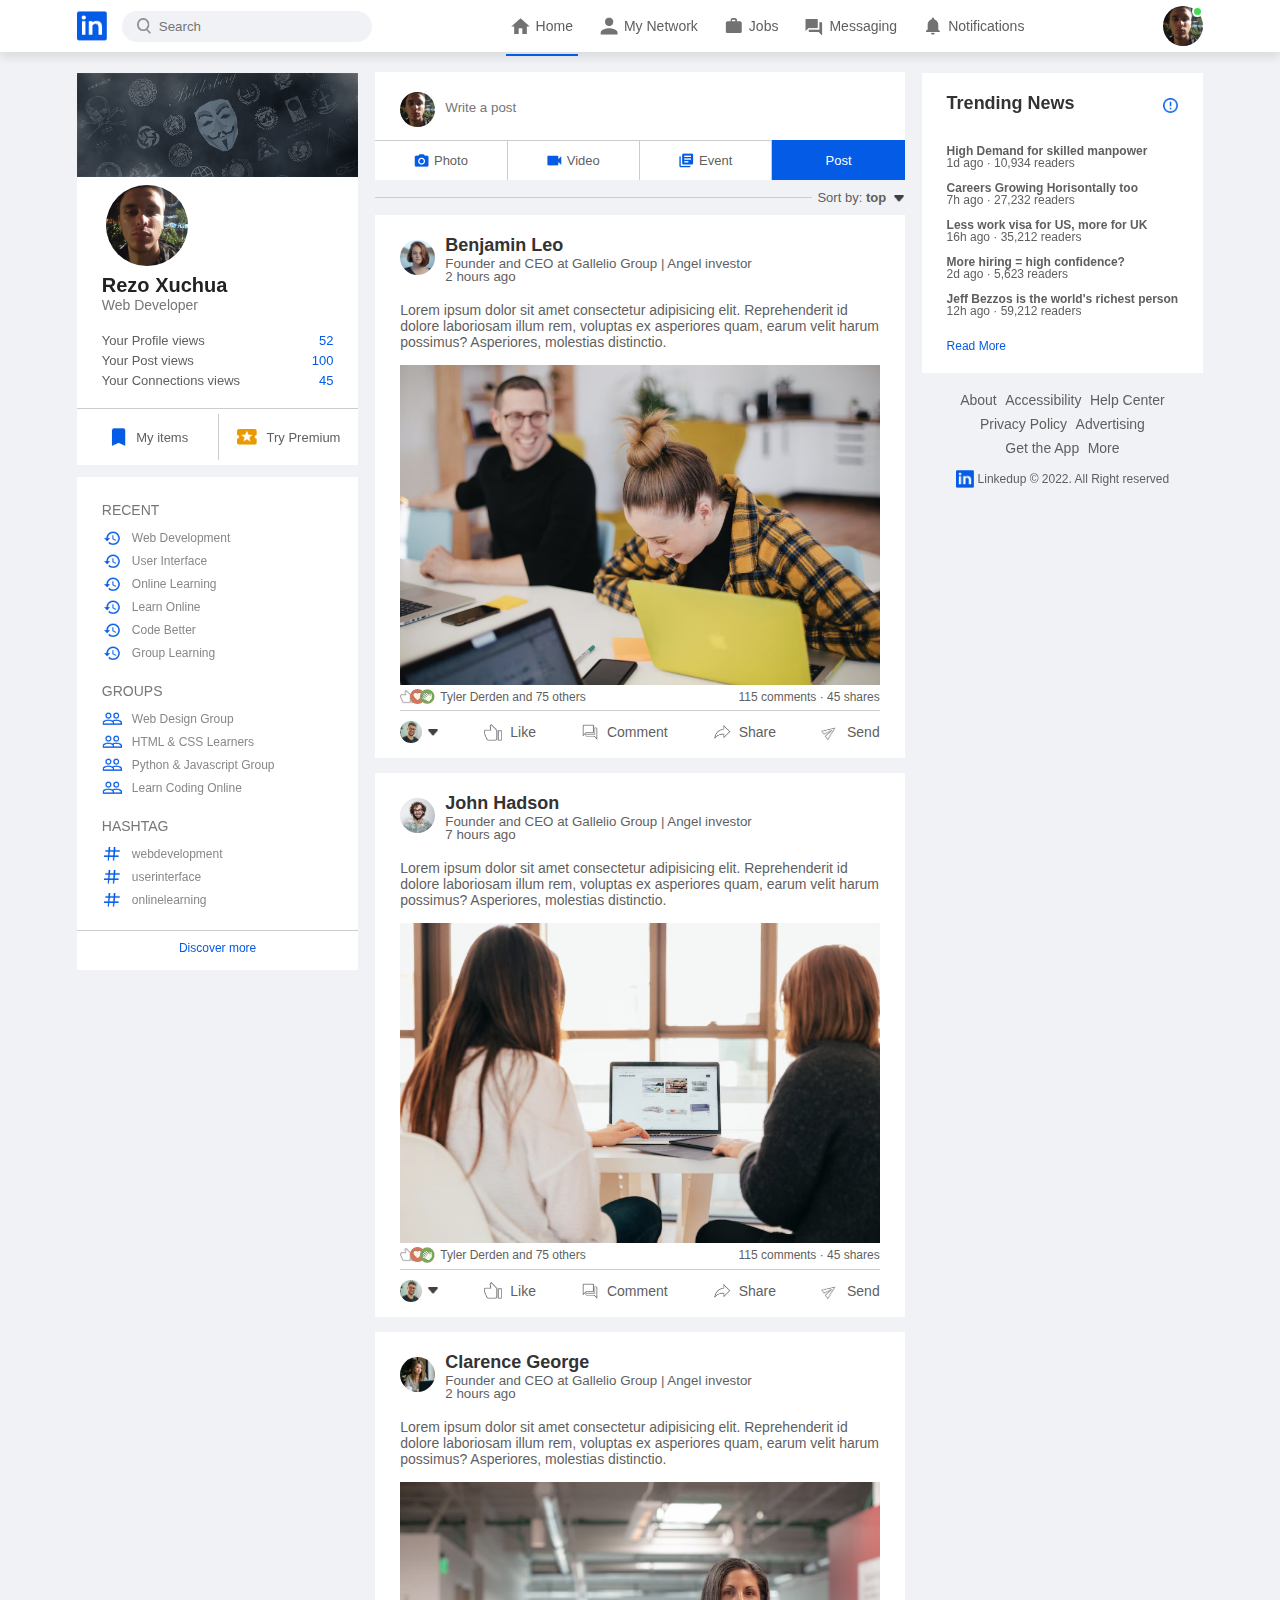
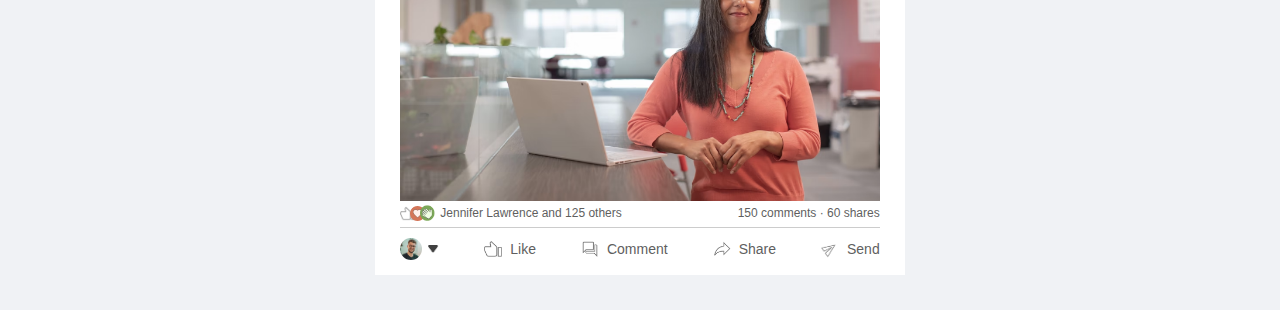
<file: index.html>
<!DOCTYPE html>
<html lang="en">

<head>
    <meta charset="UTF-8">
    <meta http-equiv="X-UA-Compatible" content="IE=edge">
    <meta name="viewport" content="width=device-width, initial-scale=1.0">
    <link rel="stylesheet" href="./styles.css">
    <title>Linkedin Clone</title>
</head>

<body>


    <nav class="navbar">
        <div class="navbar-left">
            <a href="./index.html" class="logo"><img src="./src/images/logo.png"></a>
            <div class="search-box">
                <img src="./src/images/search.png">
                <input type="text" placeholder="Search">
            </div>
        </div>
        <div class="navbar-center">
            <ul>
                <li>
                    <a href="#" class="active-link"><img src="./src/images/home.png"><span>Home</span></a>
                    <a href="#"><img src="./src/images/network.png"><span>My Network</span></a>
                    <a href="#"><img src="./src/images/jobs.png"><span>Jobs</span></a>
                    <a href="#"><img src="./src/images/message.png"><span>Messaging</span></a>
                    <a href="#"><img src="./src/images/notification.png"><span>Notifications</span></a>
                </li>
            </ul>
        </div>
        <div class="nav-right">
            <div class="online">

                <img src="./src/images/user-1.jpg" class="nav-profile-img" onclick="toggleMenu()">
            </div>
        </div>


        <!-- profile-drop-down-menu -->

        <!-- <div class="profile-menu-wrap">
            <div class="profile-menu">
                <div class="user-info">
                    <img src="./src/images/user-1.jpg">
                    <div>
                        <h3>Rezo Xuchua</h3>
                        <a href="#">See Your Profile</a>
                    </div>
                </div>
            </div>
        </div> -->

    </nav>


    <!-- 
    navbar close -->

    <div class="container">
        <!-- ------left-sidebar-------- -->
        <div class="left-sidebar">
            <div class="sidebar-profile-box">
                <img src="./src/images/covern1.png" width="100%">
                <div class="sidebar-profile-info">
                    <img src="./src/images/user-1.jpg">
                    <h1>Rezo Xuchua</h1>
                    <h3>Web Developer</h3>
                    <ul>
                        <li>Your Profile views <span>52</span></li>
                        <li>Your Post views <span>100</span></li>
                        <li>Your Connections views <span>45</span></li>
                    </ul>
                </div>
                <div class="sidebar-profile-link">
                    <a href="#"><img src="./src/images/items.png"> My items</a>
                    <a href="#"><img src="./src/images/premium.png"> Try Premium </a>
                </div>
            </div>

            <div class="sidebar-activity">
                <h3>RECENT</h3>
                <a href="#"><img src="./src/images/recent.png"> Web Development </a>
                <a href="#"><img src="./src/images/recent.png"> User Interface </a>
                <a href="#"><img src="./src/images/recent.png"> Online Learning </a>
                <a href="#"><img src="./src/images/recent.png"> Learn Online </a>
                <a href="#"><img src="./src/images/recent.png"> Code Better </a>
                <a href="#"><img src="./src/images/recent.png"> Group Learning </a>
                <h3>GROUPS</h3>
                <a href="#"><img src="./src/images/group.png"> Web Design Group </a>
                <a href="#"><img src="./src/images/group.png"> HTML & CSS Learners </a>
                <a href="#"><img src="./src/images/group.png"> Python & Javascript Group </a>
                <a href="#"><img src="./src/images/group.png"> Learn Coding Online </a>
                <h3>HASHTAG</h3>
                <a href="#"><img src="./src/images/hashtag.png"> webdevelopment </a>
                <a href="#"><img src="./src/images/hashtag.png"> userinterface </a>
                <a href="#"><img src="./src/images/hashtag.png"> onlinelearning </a>
                <div class="discover-more-link">
                    <a href="#">Discover more</a>
                </div>



            </div>

        </div>
        <!-- ------main-content-------- -->
        <div class="main-content">

            <div class="create-post">
                <div class="create-post-input">
                    <img src="./src/images/user-1.jpg">
                    <textarea rows="2" placeholder="Write a post"></textarea>
                </div>

                <div class="create-post-links">
                    <li><img src="./src/images/photo.png">Photo</li>
                    <li><img src="./src/images/video.png">Video</li>
                    <li><img src="./src/images/event.png">Event</li>
                    <li>Post</li>
                </div>
            </div>

            <div class="sort-by">
                <hr>
                <p>Sort by: <span>top <img src="./src/images/down-arrow.png"></span></p>
            </div>

            <div class="post">
                <div class="post-author">
                    <img src="./src/images/user-3.png">
                    <div>
                        <h1>Benjamin Leo</h1>
                        <small>Founder and CEO at Gallelio Group | Angel investor</small>
                        <small>2 hours ago </small>
                    </div>
                </div>


                <p>Lorem ipsum dolor sit amet consectetur adipisicing elit. Reprehenderit id dolore laboriosam illum rem, voluptas ex asperiores quam, earum velit harum possimus? Asperiores, molestias distinctio.</p>
                <img src="./src/images/post-image-1.png" width="100%">

                <div class="post-stats">
                    <div>
                        <img src="./src/images/thumbsup.png">
                        <img src="./src/images/love.png">
                        <img src="./src/images/clap.png">
                        <span class="liked-users">Tyler Derden and 75 others</span>
                    </div>

                    <div>
                        <span>115 comments &middot; 45 shares</span>
                    </div>

                </div>

                <div class="post-activity">
                    <div>
                        <img src="./src/images/user-1.png" class="post-activity-user-icon">
                        <img src="./src/images/down-arrow.png" class="post-activity-arrow-icon">
                    </div>
                    <div class="post-activity-link">
                        <img src="./src/images/like.png">
                        <span>Like</span>
                    </div>
                    <div class="post-activity-link">
                        <img src="./src/images/comment.png">
                        <span>Comment</span>
                    </div>
                    <div class="post-activity-link">
                        <img src="./src/images/share.png">
                        <span>Share</span>
                    </div>
                    <div class="post-activity-link">
                        <img src="./src/images/send.png">
                        <span>Send</span>
                    </div>
                </div>

            </div>

            <div class="post">
                <div class="post-author">
                    <img src="./src/images/user-2.png">
                    <div>
                        <h1>John Hadson</h1>
                        <small>Founder and CEO at Gallelio Group | Angel investor</small>
                        <small>7 hours ago </small>
                    </div>
                </div>


                <p>Lorem ipsum dolor sit amet consectetur adipisicing elit. Reprehenderit id dolore laboriosam illum rem, voluptas ex asperiores quam, earum velit harum possimus? Asperiores, molestias distinctio.</p>
                <img src="./src/images/post-image-2.png" width="100%">

                <div class="post-stats">
                    <div>
                        <img src="./src/images/thumbsup.png">
                        <img src="./src/images/love.png">
                        <img src="./src/images/clap.png">
                        <span class="liked-users">Tyler Derden and 75 others</span>
                    </div>

                    <div>
                        <span>115 comments &middot; 45 shares</span>
                    </div>

                </div>

                <div class="post-activity">
                    <div>
                        <img src="./src/images/user-1.png" class="post-activity-user-icon">
                        <img src="./src/images/down-arrow.png" class="post-activity-arrow-icon">
                    </div>
                    <div class="post-activity-link">
                        <img src="./src/images/like.png">
                        <span>Like</span>
                    </div>
                    <div class="post-activity-link">
                        <img src="./src/images/comment.png">
                        <span>Comment</span>
                    </div>
                    <div class="post-activity-link">
                        <img src="./src/images/share.png">
                        <span>Share</span>
                    </div>
                    <div class="post-activity-link">
                        <img src="./src/images/send.png">
                        <span>Send</span>
                    </div>
                </div>

            </div>

            <div class="post">
                <div class="post-author">
                    <img src="./src/images/user-4.png">
                    <div>
                        <h1>Clarence George</h1>
                        <small>Founder and CEO at Gallelio Group | Angel investor</small>
                        <small>2 hours ago </small>
                    </div>
                </div>


                <p>Lorem ipsum dolor sit amet consectetur adipisicing elit. Reprehenderit id dolore laboriosam illum rem, voluptas ex asperiores quam, earum velit harum possimus? Asperiores, molestias distinctio.</p>
                <img src="./src/images/post-image-3.png" width="100%">

                <div class="post-stats">
                    <div>
                        <img src="./src/images/thumbsup.png">
                        <img src="./src/images/love.png">
                        <img src="./src/images/clap.png">
                        <span class="liked-users">Jennifer Lawrence and 125 others</span>
                    </div>

                    <div>
                        <span>150 comments &middot; 60 shares</span>
                    </div>



                </div>

                <div class="post-activity">
                    <div>
                        <img src="./src/images/user-1.png" class="post-activity-user-icon">
                        <img src="./src/images/down-arrow.png" class="post-activity-arrow-icon">
                    </div>
                    <div class="post-activity-link">
                        <img src="./src/images/like.png">
                        <span>Like</span>
                    </div>
                    <div class="post-activity-link">
                        <img src="./src/images/comment.png">
                        <span>Comment</span>
                    </div>
                    <div class="post-activity-link">
                        <img src="./src/images/share.png">
                        <span>Share</span>
                    </div>
                    <div class="post-activity-link">
                        <img src="./src/images/send.png">
                        <span>Send</span>
                    </div>
                </div>

            </div>



        </div>
        <!-- ------right-sidebar-------- -->
        <div class="right-sidebar">

            <div class="sidebar-news">
                <img src="./src/images/more.png" class="info-icon">
                <h3>Trending News</h3>
                <a href="#">High Demand for skilled manpower</a>
                <span>1d ago &middot; 10,934 readers</span>

                <a href="#">Careers Growing Horisontally too</a>
                <span>7h ago &middot; 27,232 readers</span>

                <a href="#">Less work visa for US, more for UK</a>
                <span>16h ago &middot; 35,212 readers</span>

                <a href="#">More hiring = high confidence?</a>
                <span>2d ago &middot; 5,623 readers</span>

                <a href="#">Jeff Bezzos is the world's richest person</a>
                <span>12h ago &middot; 59,212 readers</span>

                <a href="#" class="read-more-link">Read More</a>
            </div>

            <div class="profile-menu-wrap" id="profileMenu">
                <div class="profile-menu">
                    <div class="user-info">
                        <img src="./src/images/user-1.jpg">
                        <div>
                            <h3>Rezo Xuchua</h3>

                            <a href="#" class="link-name">See Your Profile</a>
                        </div>
                    </div>
                    <hr>
                    <a href="#" class="profile-menu-link">
                        <img src="./src/images/feedback.png">
                        <p>Give Feedback</p>
                        <span>></span>
                    </a>
                    <a href="#" class="profile-menu-link">
                        <img src="./src/images/setting.png">
                        <p>Settings & Privacy</p>
                        <span>></span>
                    </a>
                    <a href="#" class="profile-menu-link">
                        <img src="./src/images/help.png">
                        <p>Help & Support</p>
                        <span>></span>
                    </a>
                    <a href="#" class="profile-menu-link">
                        <img src="./src/images/display.png">
                        <p>Display & Accessibility</p>
                        <span>></span>
                    </a>
                    <a href="#" class="profile-menu-link">
                        <img src="./src/images/logout.png">
                        <p>Logout</p>
                        <span>></span>
                    </a>
                </div>
            </div>

            <!-- <div class="sidebar-ad">
                <small>Ad</small>
                <p>Master the 5 principles of Web Design</p>
                <div>
                    <img src="./src/images/user-1.png">
                    <img src="./src/images/mi-logo.png">
                </div>
                <b>Brand and Demand in Xiaomi</b>
                <a href="#" class="ad-link">Learn More</a>
            </div> -->

            <div class="sidebar-useful-links">
                <a href="#">About</a>
                <a href="#">Accessibility</a>
                <a href="#">Help Center</a>
                <a href="#">Privacy Policy</a>
                <a href="#">Advertising</a>
                <a href="#">Get the App</a>
                <a href="#">More</a>


                <div class="copyright-msg">
                    <img src="./src/images/logo.png">
                    <p>Linkedup &#169; 2022. All Right reserved</p>
                </div>

            </div>


        </div>
    </div>





    <script src="./script.js"></script>




</body>

</html>
</file>
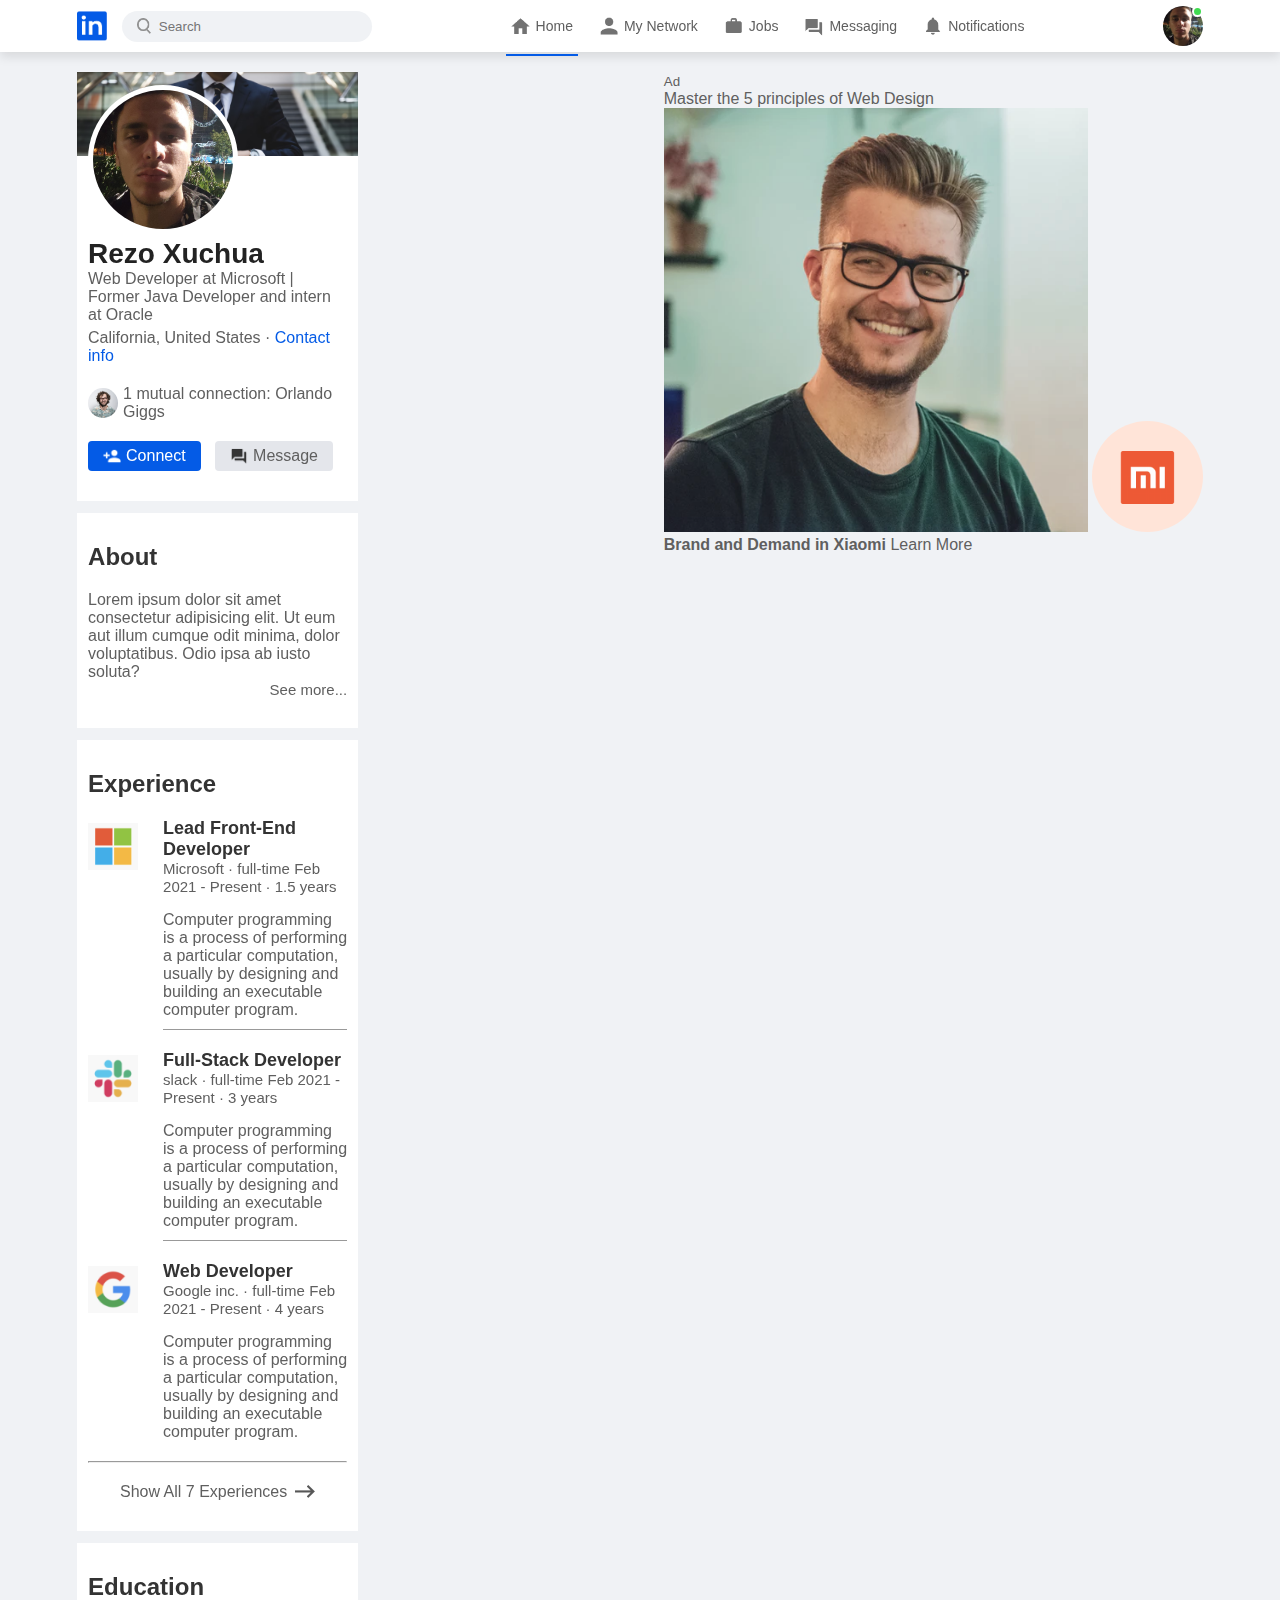
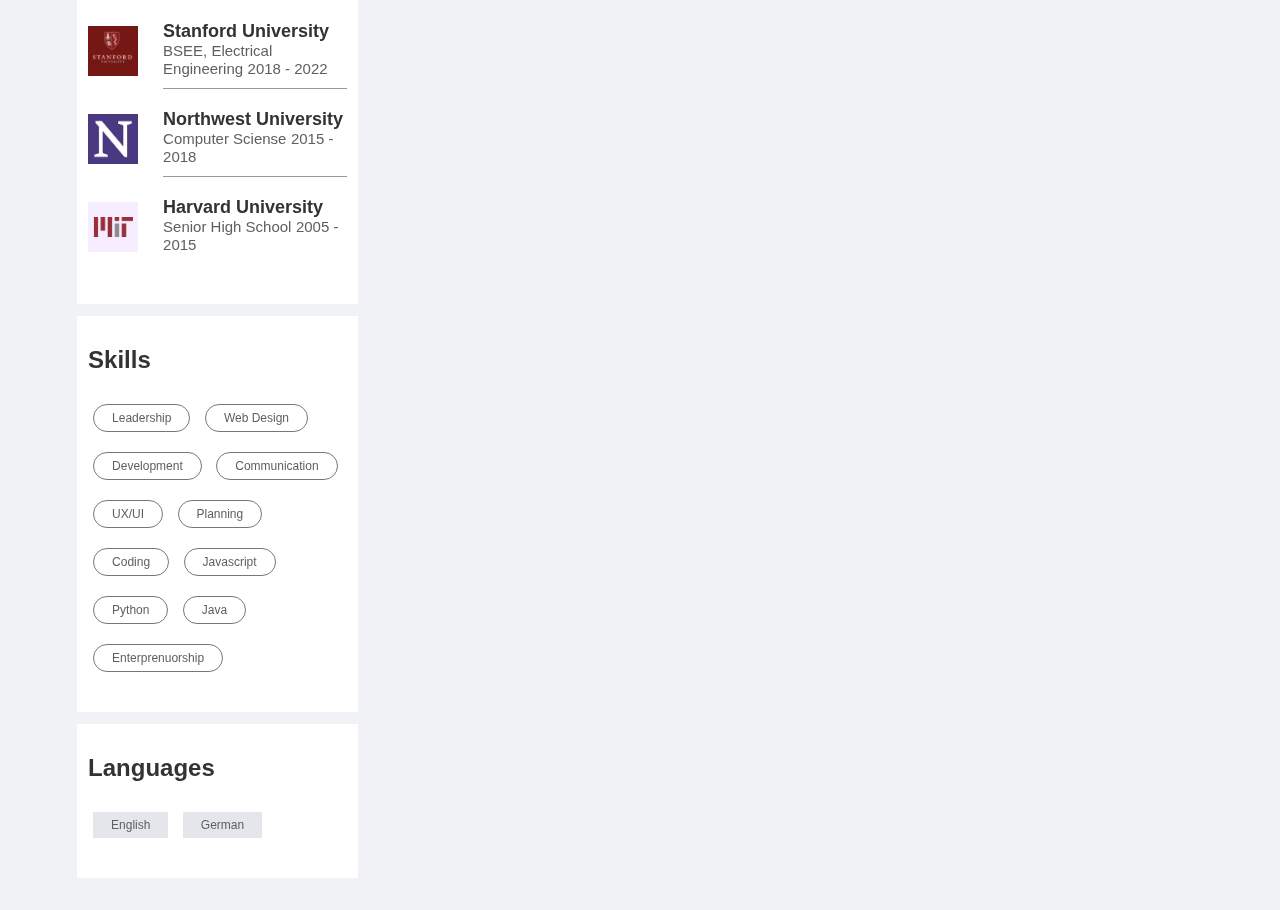
<file: profile.html>
<!DOCTYPE html>
<html lang="en">

<head>
    <meta charset="UTF-8">
    <meta http-equiv="X-UA-Compatible" content="IE=edge">
    <meta name="viewport" content="width=device-width, initial-scale=1.0">
    <link rel="stylesheet" href="./styles.css">
    <title>Linkedin Clone</title>
</head>

<body>


    <nav class="navbar">
        <div class="navbar-left">
            <a href="./index.html" class="logo"><img src="./src/images/logo.png"></a>
            <div class="search-box">
                <img src="./src/images/search.png">
                <input type="text" placeholder="Search">
            </div>
        </div>
        <div class="navbar-center">
            <ul>
                <li>
                    <a href="#" class="active-link"><img src="./src/images/home.png"><span>Home</span></a>
                    <a href="#"><img src="./src/images/network.png"><span>My Network</span></a>
                    <a href="#"><img src="./src/images/jobs.png"><span>Jobs</span></a>
                    <a href="#"><img src="./src/images/message.png"><span>Messaging</span></a>
                    <a href="#"><img src="./src/images/notification.png"><span>Notifications</span></a>
                </li>
            </ul>
        </div>
        <div class="nav-right">
            <div class="online">

                <img src="./src/images/user-1.jpg" class="nav-profile-img" onclick="toggleMenu()">
            </div>
        </div>


        <!-- profile-drop-down-menu -->

        <!-- <div class="profile-menu-wrap">
            <div class="profile-menu">
                <div class="user-info">
                    <img src="./src/images/user-1.jpg">
                    <div>
                        <h3>Rezo Xuchua</h3>
                        <a href="#">See Your Profile</a>
                    </div>
                </div>
            </div>
        </div> -->

    </nav>


    <!-- 
    navbar close -->







    <script src="./script.js"></script>

    <!-- <div class="profile-menu-wrap" id="profileMenu">
        <div class="profile-menu">
            <div class="user-info">
                <img src="./src/images/user-1.jpg">
                <div>
                    <h3>Rezo Xuchua</h3>

                    <a href="#" class="link-name">See Your Profile</a>
                </div>
            </div>
            <hr>
            <a href="#" class="profile-menu-link">
                <img src="./src/images/feedback.png">
                <p>Give Feedback</p>
                <span>></span>
            </a>
            <a href="#" class="profile-menu-link">
                <img src="./src/images/setting.png">
                <p>Settings & Privacy</p>
                <span>></span>
            </a>
            <a href="#" class="profile-menu-link">
                <img src="./src/images/help.png">
                <p>Help & Support</p>
                <span>></span>
            </a>
            <a href="#" class="profile-menu-link">
                <img src="./src/images/display.png">
                <p>Display & Accessibility</p>
                <span>></span>
            </a>
            <a href="#" class="profile-menu-link">
                <img src="./src/images/logout.png">
                <p>Logout</p>
                <span>></span>
            </a>
        </div>
    </div> -->


    <div class="container">
        <div class="profile-main">
            <div class="profile-container">
                <img src="./src/images/cover-pic.png" width="100%">
                <div class="profile-container-inner">
                    <img src="./src/images/user-1.jpg" class="profile-pic">
                    <h1>Rezo Xuchua</h1>
                    <b>Web Developer at Microsoft | Former Java Developer
                        and intern at Oracle
                    </b>
                    <p>California, United States &middot; <a href="#">Contact info</a></p>
                    <div class="mutual-connection">
                        <img src="./src/images/user-2.png">
                        <span>1 mutual connection: Orlando Giggs</span>
                    </div>
                    <div class="profile-btn">
                        <a href="#" class="primary-btn"><img src="./src/images/connect.png">Connect</a>
                        <a href="#"><img src="./src/images/chat.png">Message</a>
                    </div>
                </div>
            </div>


            <div class="profile-description">
                <h2>About</h2>
                <p>Lorem ipsum dolor sit amet consectetur adipisicing elit. Ut eum aut illum cumque odit minima, dolor voluptatibus. Odio ipsa ab iusto soluta?</p>
                <a href="#" class="see-more-link">See more...</a>
            </div>

            <div class="profile-description">
                <h2>Experience</h2>
                <div class="profile-desc-row">
                    <img src="./src/images/microsoft.png">
                    <div>
                        <h3>Lead Front-End Developer</h3>
                        <b>Microsoft &middot; full-time</b>
                        <b>Feb 2021 - Present &middot; 1.5 years</b>
                        <p>Computer programming is a process of performing a particular computation, usually by designing and building an executable computer program.
                        </p>
                        <hr>
                    </div>
                </div>

                <div class="profile-desc-row">
                    <img src="./src/images/slack.png">
                    <div>
                        <h3>Full-Stack Developer</h3>
                        <b>slack &middot; full-time</b>
                        <b>Feb 2021 - Present &middot; 3 years</b>
                        <p>Computer programming is a process of performing a particular computation, usually by designing and building an executable computer program.
                        </p>
                        <hr>
                    </div>
                </div>

                <div class="profile-desc-row">
                    <img src="./src/images/google.png">
                    <div>
                        <h3>Web Developer</h3>
                        <b>Google inc. &middot; full-time</b>
                        <b>Feb 2021 - Present &middot; 4 years</b>
                        <p>Computer programming is a process of performing a particular computation, usually by designing and building an executable computer program.
                        </p>
                    </div>
                </div>
                <hr>
                <a href="#" class="experience-link">Show All 7 Experiences <img src="./src/images/right-arrow.png"></a>
            </div>

            <div class="profile-description">
                <h2>Education</h2>
                <div class="profile-desc-row">
                    <img src="./src/images/stanford.png">
                    <div>
                        <h3>Stanford University</h3>
                        <b>BSEE, Electrical Engineering</b>
                        <b>2018 - 2022</b>
                        <hr>
                    </div>
                </div>

                <div class="profile-desc-row">
                    <img src="./src/images/north.png">
                    <div>
                        <h3>Northwest University</h3>
                        <b>Computer Sciense</b>
                        <b>2015 - 2018</b>
                        <hr>
                    </div>
                </div>

                <div class="profile-desc-row">
                    <img src="./src/images/mit.png">
                    <div>
                        <h3>Harvard University</h3>
                        <b>Senior High School</b>
                        <b>2005 - 2015</b>
                    </div>
                </div>

            </div>

            <div class="profile-description">
                <h2>Skills</h2>
                <a href="#" class="skills-btn">Leadership</a>
                <a href="#" class="skills-btn">Web Design</a>
                <a href="#" class="skills-btn">Development</a>
                <a href="#" class="skills-btn">Communication</a>
                <a href="#" class="skills-btn">UX/UI</a>
                <a href="#" class="skills-btn">Planning</a>
                <a href="#" class="skills-btn">Coding</a>
                <a href="#" class="skills-btn">Javascript</a>
                <a href="#" class="skills-btn">Python</a>
                <a href="#" class="skills-btn">Java</a>
                <a href="#" class="skills-btn">Enterprenuorship</a>
            </div>

            <div class="profile-description">
                <h2>Languages</h2>
                <a href="#" class="language-btn">English</a>
                <a href="#" class="language-btn">German</a>

            </div>


        </div>





        <!--------- profile-sidebar --------->
        <div class="profile-sidebar">
            <div class="sidebar-ad">
                <small>Ad</small>
                <p>Master the 5 principles of Web Design</p>
                <div>
                    <img src="./src/images/user-1.png">
                    <img src="./src/images/mi-logo.png">
                </div>
                <b>Brand and Demand in Xiaomi</b>
                <a href="#" class="ad-link">Learn More</a>
            </div>



        </div>

</body>

</html>
</file>
<file: styles.css>
* {
    margin: 0;
    padding: 0;
    font-family: 'Poppins', sans-serif;
    box-sizing: border-box;
}

body {
    background: #f0f2f5;
    color: #5f5f5f;
}

a {
    text-decoration: none;
    color: #5f5f5f;
}

.navbar {
    display: flex;
    align-items: center;
    justify-content: space-between;
    background: #fff;
    padding: 6px 6%;
    position: sticky;
    top: 0;
    z-index: 100;
    box-shadow: 0 5px 10px rgba(0, 0, 0, 0.1);
}

.logo img {
    width: 30px;
    margin-right: 15px;
    display: block;
}

.navbar-center ul li {
    display: flex;
    /* fixed nav bar problem because of inline-block */
    list-style: none;
}

.navbar-center ul li a {
    display: flex;
    align-items: center;
    font-size: 14px;
    margin: 5px 8px;
    padding-right: 5px;
    position: relative;
}

.navbar-center ul li a img {
    width: 30px;
}

.navbar-center ul li a::after {
    content: '';
    width: 0%;
    height: 2px;
    background: #045be6;
    position: absolute;
    bottom: -15px;
    transition: width 0.3s;
}

.navbar-center ul li a:hover::after,
.navbar-center ul li a.active-link::after {
    width: 100%;
}

.nav-profile-img {
    width: 40px;
    border-radius: 50%;
    display: block;
    cursor: pointer;
    position: relative;
}

.online {
    position: relative;
}

.online::after {
    content: '';
    width: 7px;
    height: 7px;
    border: 2px solid #fff;
    border-radius: 50%;
    right: 0px;
    top: 0px;
    background: #41db51;
    position: absolute;
}

.search-box {
    background: #f0f2f5;
    width: 250px;
    border-radius: 20px;
    display: flex;
    align-items: center;
    padding: 0 15px;
}

.navbar-left {
    display: flex;
    align-items: center;
}

.search-box img {
    width: 14px;
}

.search-box input {
    width: 100%;
    background: transparent;
    padding: 8px;
    outline: none;
    border: 0;
}


/* navbar end */

.container {
    padding: 20px 6%;
    display: flex;
    flex-wrap: wrap;
    justify-content: space-between;
}


/* -----------left-sidebar----------- */

.left-sidebar {
    flex-basis: 25%;
    align-self: flex-start;
    position: sticky;
    top: 73px;
}

.sidebar-profile-box {
    background: #fff;
}

.sidebar-profile-info {
    padding: 0 25px;
}

.sidebar-profile-info img {
    width: 90px;
    border-radius: 50%;
    background: #fff;
    padding: 4px;
    padding-top: -45px;
}

.sidebar-profile-info h1 {
    font-size: 20px;
    font-weight: 600;
    color: #222;
}

.sidebar-profile-info ul {
    list-style: none;
    margin: 20px 0;
}

.sidebar-profile-info ul li {
    width: 100%;
    margin: 5px 0;
    font-size: 13px;
}

.sidebar-profile-info ul li span {
    float: right;
    color: #045be6;
}

.sidebar-profile-link {
    display: flex;
    align-items: center;
    border-top: 1px solid #ccc;
}

.sidebar-profile-link a {
    flex-basis: 50%;
    display: flex;
    align-items: center;
    justify-content: center;
    padding: 15px 0;
    font-size: 13px;
    border-left: 1px solid #ccc;
}

.sidebar-profile-link a:first-child {
    border-left: 0;
}

.sidebar-profile-link a img {
    width: 20px;
    margin-right: 10px;
}

.sidebar-activity {
    background: #fff;
    padding: 5px 25px;
    margin: 12px 0;
}

.sidebar-activity h3 {
    color: #777;
    font-size: 14px;
    font-weight: 500;
    margin: 20px 0 10px;
}

.sidebar-activity a {
    display: flex;
    align-items: center;
    font-size: 12px;
    font-weight: 500;
    color: #888;
    margin: 3px 0;
}

.sidebar-activity a img {
    width: 20px;
    margin-right: 10px;
}

.discover-more-link {
    border-top: 1px solid #ccc;
    text-align: center;
    margin-top: 20px;
    margin-left: -25px;
    margin-right: -25px;
}

.discover-more-link a {
    color: #045be6;
    display: inline-block;
    margin: 10px 0;
}

.sidebar-profile-info h3 {
    font-size: 14px;
    font-weight: 500;
    color: #777;
}


/* -----------right-sidebar----------- */

.right-sidebar {
    flex-basis: 25%;
    align-self: flex-start;
    position: sticky;
    top: 73px;
}

.sidebar-news {
    background: #fff;
    padding: 10px 25px;
}

.info-icon {
    width: 15px;
    float: right;
    margin-top: 15px;
}

.sidebar-news h3 {
    font-size: 18px;
    font-weight: 600;
    color: #333;
    margin: 10px 0 30px;
}

.sidebar-news a {
    display: block;
    font-size: 12px;
    font-weight: 600;
    margin-top: 10px;
    margin-bottom: -5px;
}

.sidebar-news span {
    font-size: 12px;
}

.sidebar-news .read-more-link {
    color: #045be6;
    font-weight: 500;
    margin: 20px 0 10px;
}


/* .sidebar-ad {
    background: #fff;
    padding: 15px 25px;
    text-align: center;
    margin: 12px 0;
    font-size: 12px;
}

.sidebar-ad img {
    width: 60px;
    border-radius: 50%;
    margin: 4px;
} */

.sidebar-useful-links {
    padding: 15px 25px;
    text-align: center;
}

.sidebar-useful-links a {
    display: inline-block;
    font-size: 14px;
    margin: 4px 2px;
}

.copyright-msg {
    display: flex;
    align-items: center;
    justify-content: center;
    font-size: 12px;
    margin-top: 10px;
    font-weight: 500;
}

.copyright-msg img {
    width: 18px;
    margin-right: 4px;
}


/* -----------main-content----------- */

.main-content {
    flex-basis: 47%;
}

.create-post {
    background: #fff;
}

.create-post-input {
    padding: 20px 25px 10px;
    display: flex;
    align-items: flex-start;
}

.create-post-input img {
    width: 35px;
    border-radius: 50%;
    margin-right: 10px;
}

.create-post-input textarea {
    width: 100%;
    border: 0;
    outline: 0;
    resize: none;
    background: transparent;
    margin-top: 8px;
}

::placeholder {
    font-weight: 500;
}

.create-post-links {
    display: flex;
    align-items: flex-start;
}

.create-post-links li {
    list-style: none;
    border-top: 1px solid #ccc;
    border-right: 1px solid #ccc;
    flex-basis: 25%;
    height: 40px;
    font-size: 13px;
    display: flex;
    align-items: center;
    justify-content: center;
    cursor: pointer;
}

.create-post-links li img {
    width: 15px;
    margin-right: 5px;
}

.create-post-links li:last-child {
    background: #045be6;
    color: #fff;
    border-top: 0;
    border-right: 0;
}

.sort-by {
    display: flex;
    align-items: center;
    margin: 10px 0;
}

.sort-by hr {
    flex: 1;
    border: 0;
    height: 1px;
    background: #ccc;
}

.sort-by p {
    font-size: 13px;
    padding-left: 5px;
}

.sort-by p span {
    font-weight: 600;
    cursor: pointer;
}

.sort-by p span img {
    width: 12px;
    margin-left: 3px;
}

.post {
    background: #fff;
    padding: 20px 25px 5px;
    margin: 5px 0 15px;
}

.post-author {
    display: flex;
    align-items: flex-start;
    margin-bottom: 20px;
}

.post-author img {
    width: 35px;
    border-radius: 50px;
    margin-right: 10px;
    margin-top: 5px;
}

.post-author h1 {
    font-size: 18px;
    font-weight: 600;
    color: #333;
}

.post-author small {
    display: block;
    margin-bottom: -2px;
}

.post p {
    font-size: 14px;
    margin-bottom: 15px;
}

.post-stats {
    display: flex;
    flex-wrap: wrap;
    align-items: center;
    justify-content: space-between;
    font-size: 12px;
    border-bottom: 1px solid #ccc;
    padding-bottom: 6px;
}

.post-stats div {
    display: flex;
    align-items: center;
}

.post-stats img {
    width: 15px;
    margin-right: -5px;
}

.liked-users {
    margin-left: 10px;
}

.post-activity {
    display: flex;
    align-items: center;
    justify-content: space-between;
    padding: 10px 0;
    font-size: 14px;
    font-weight: 500;
}

.post-activity div {
    display: flex;
    align-items: center;
}

.post-activity-user-icon {
    width: 22px;
    border-radius: 50%;
}

.post-activity-arrow-icon {
    width: 12px;
    margin-left: 5px;
}

.post-activity-link img {
    width: 18px;
    margin-right: 8px;
}


/* -----------profile-drop-down-menu----------- */

.profile-menu-wrap {
    position: absolute;
    top: 100%;
    top: 0%;
    width: 320px;
    max-height: 0;
    overflow: hidden;
    transition: max-height 0.5s;
}

.profile-menu-wrap.open-menu {
    max-height: 400px;
}

.profile-menu {
    background: #222;
    color: #fff;
    padding: 20px;
    margin: 10px;
}

.user-info {
    display: flex;
    align-items: center;
}

.user-info img {
    width: 50px;
    border-radius: 50%;
    margin-right: 15px;
}

.user-info h3 {
    font-weight: 500;
    margin-bottom: -7px;
}

.user info a {
    color: #c9dbf8;
    font-size: 13px;
}

.profile-menu hr {
    border: 0;
    height: 1px;
    width: 100%;
    background: #fff;
    margin: 15px 0 10px;
}

.profile-menu-link {
    display: flex;
    align-items: center;
    color: #fff;
    margin: 12px 0;
    font-size: 14px;
}

.profile-menu-link p {
    width: 100%;
}


/* .link-name {
    padding-bottom: 46px;
} */

.profile-menu-link img {
    width: 35px;
    border-radius: 50%;
    margin-right: 15px;
}


/* -----------profile-page----------- */

.profile-main {
    flex-basis: 25%;
    align-self: flex-start;
    position: sticky;
    top: 73px;
}

.profile-container {
    background: #fff;
}

.profile-container-inner {
    padding: 0 4% 10px;
}

.profile-pic {
    width: 150px;
    border-radius: 50%;
    margin-top: -75px;
    padding: 5px;
    background: #fff;
}

.profile-container h1 {
    font-size: 28px;
    font-weight: 600;
    color: #222;
}

.profile-container b {
    font-weight: 500;
}

.profile-container p {
    margin-top: 5px;
}

.profile-container p a {
    color: #045be6;
    font-weight: 500;
}

.mutual-connection {
    display: flex;
    align-items: center;
    margin: 20px 0;
}

.mutual-connection img {
    width: 30px;
    border-radius: 50%;
    margin-right: 5px;
}

.profile-btn {
    margin: 20px 0;
}

.profile-btn a {
    display: inline-flex;
    align-items: center;
    background: #e4e6eb;
    padding: 6px 15px;
    border-radius: 4px;
    margin-right: 10px;
}

.profile-btn a img {
    width: 18px;
    margin-right: 5px;
}

.profile-btn .primary-btn {
    background: #045be6;
    color: #fff;
}

.profile-description {
    background: #fff;
    padding: 20px 4% 30px;
    margin: 12px 0;
}

.profile-description h2 {
    color: #333;
    margin: 10px 0 20px;
    font-weight: 600;
}

.see-more-link {
    display: block;
    text-align: right;
    font-size: 15px;
}

.profile-desc-row {
    display: flex;
    align-items: flex-start;
    margin: 20px 0;
}

.profile-desc-row img {
    width: 50px;
    margin-right: 25px;
    margin-top: 5px;
}

.profile-desc-row div {
    width: 100%;
}

.profile-desc-row h3 {
    font-size: 18px;
    font-weight: 600;
    color: #333;
}

.profile-desc-row b {
    display: black;
    font-weight: 500;
    font-size: 15px;
}

.profile-desc-row p {
    margin-top: 15px;
}

.profile-desc-row hr {
    border: 0;
    border-bottom: 1px solid #999;
    margin-top: 10px;
}

.experience-link {
    display: flex;
    align-items: center;
    justify-content: center;
    padding-top: 20px;
    font-weight: 500;
}

.experience-link img {
    width: 20px;
    margin-left: 8px;
}

.skills-btn {
    display: inline-block;
    margin: 10px 5px;
    padding: 6px 18px;
    border: 1px solid #777;
    border-radius: 30px;
    font-size: 12px;
    font-weight: 500;
}

.language-btn {
    display: inline-block;
    margin: 10px 5px;
    padding: 6px 18px;
    background: #e4e6eb;
    font-size: 12px;
    font-weight: 500;
}


/* -----------media query for small screen----------- */

@media only screen and(max-width: 600px) {
    .search-box {
        background: transparent;
        width: auto;
        padding: 0;
    }
    .search-box input {
        width: 0;
        padding: 0;
    }
    .navbar-center ul li a span {
        display: none;
    }
    .navbar-center ul li a {
        padding-right: 0;
        margin: 5px;
    }
    .nav-profile-img {
        width: 30px;
    }
    .container {
        padding: 15px 3%;
    }
    .left-sidebar,
    .right-sidebar {
        flex-basis: 100%;
        position: relative;
        top: unset;
    }
    .main-content {
        flex-basis: 100%;
    }
    .post-stats div {
        margin: 2px 0;
    }
    .post-activity link span {
        display: none;
    }
    .post-activity-link img {
        margin-right: 0;
    }
}
</file>
